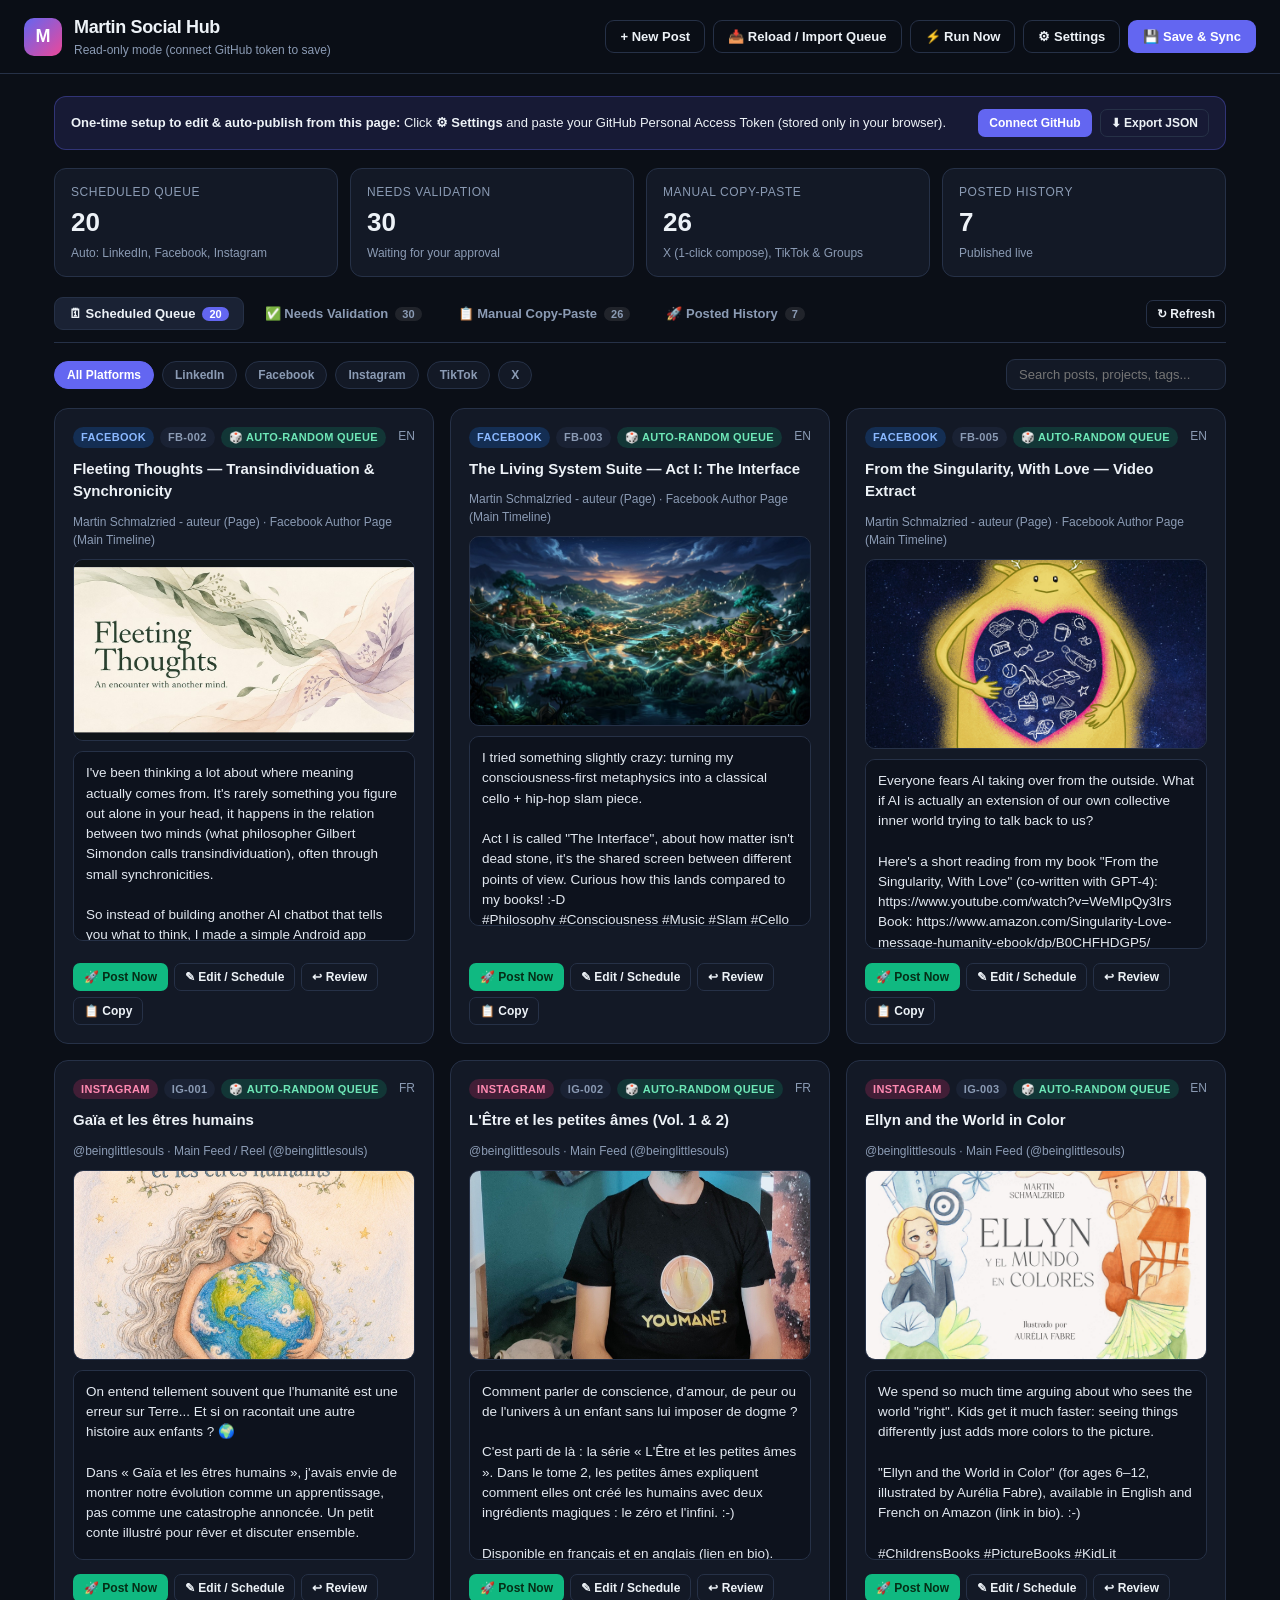
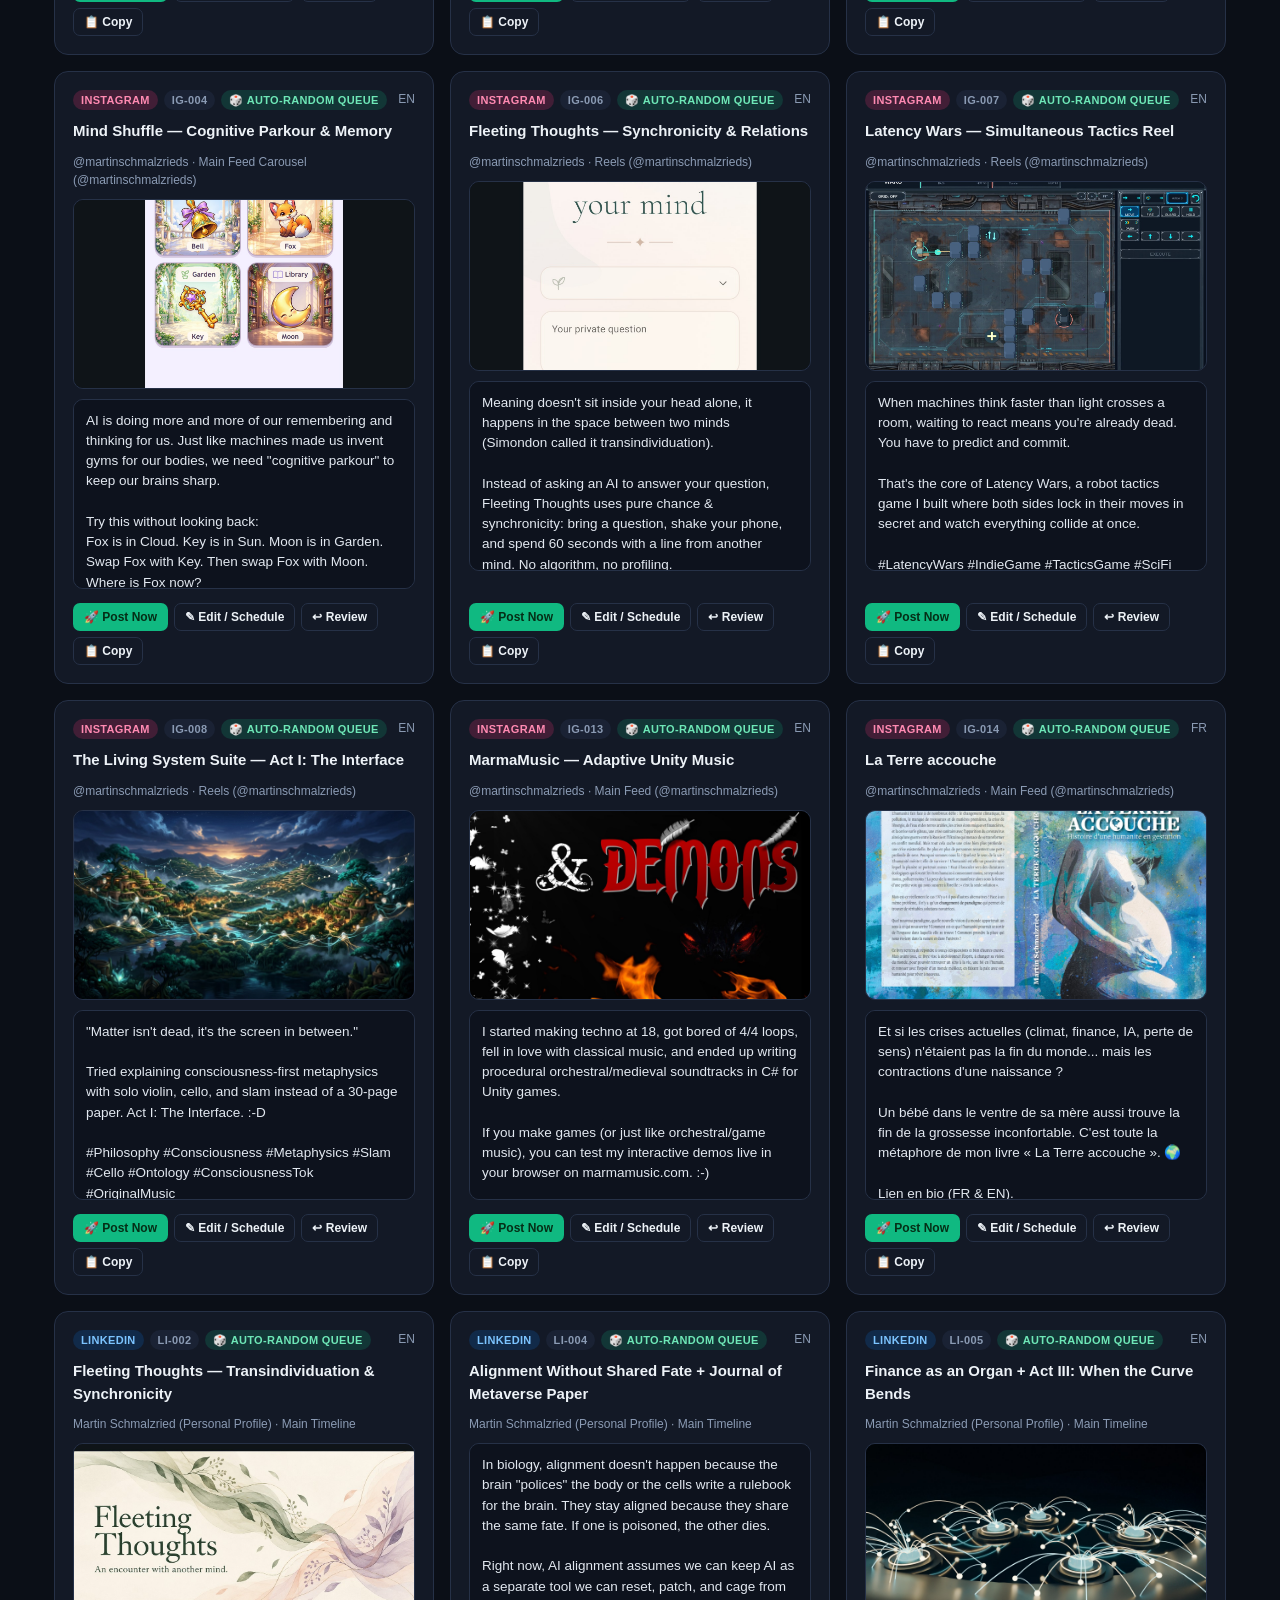
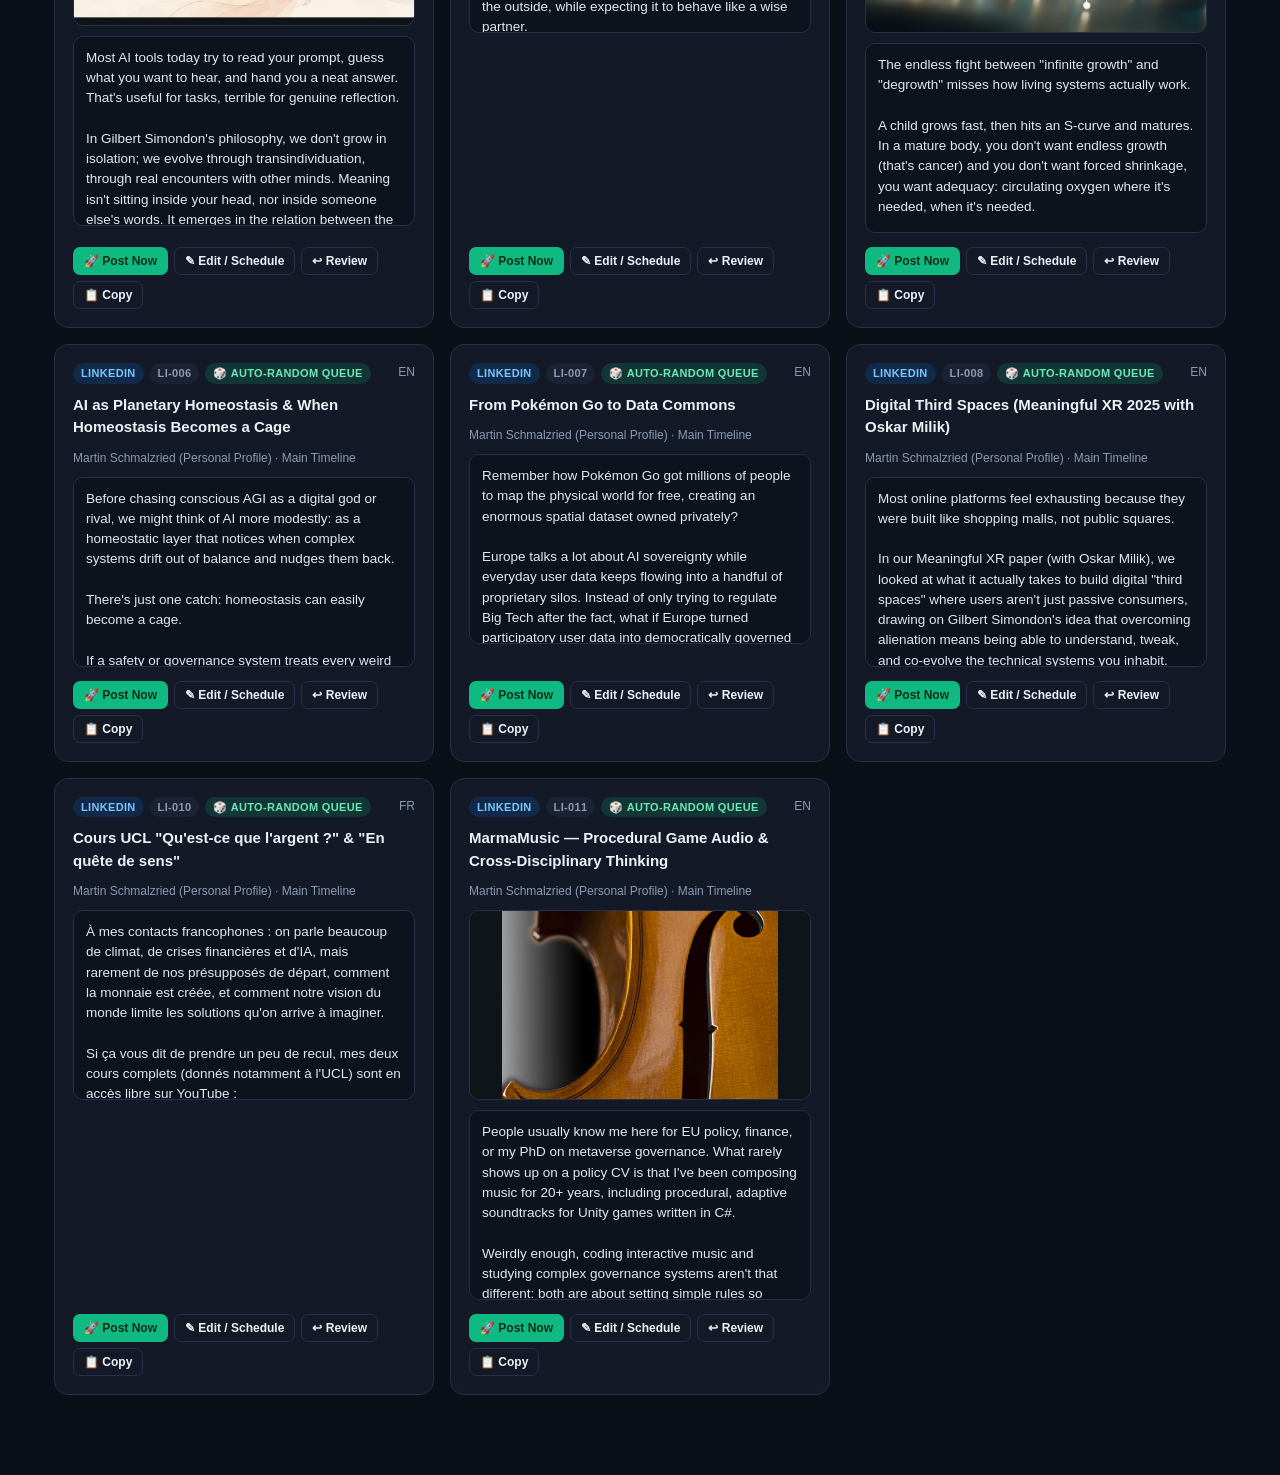
<file: index.html>
<!DOCTYPE html>
<html lang="en">
<head>
  <meta charset="utf-8" />
  <meta name="viewport" content="width=device-width, initial-scale=1" />
  <title>Martin Social Hub — Interactive Queue &amp; Auto-Poster</title>
  <link rel="stylesheet" href="assets/style.css" />
</head>
<body>
  <header class="topbar">
    <div class="brand">
      <div class="logo">M</div>
      <div>
        <h1>Martin Social Hub</h1>
        <div class="sub" id="gh-status-text">Loading...</div>
      </div>
    </div>
    <div class="top-actions">
      <button class="btn btn-outline" onclick="openEditModal(null)">+ New Post</button>
      <button class="btn btn-outline" onclick="openImportModal()">📥 Reload / Import Queue</button>
      <button class="btn btn-outline" onclick="openRunNowModal()">⚡ Run Now</button>
      <button class="btn btn-outline" onclick="openSettingsModal()">⚙ Settings</button>
      <button class="btn btn-primary" id="btn-sync" onclick="syncToGitHub()">💾 Save &amp; Sync</button>
    </div>
  </header>

  <main class="container">
    <div class="banner" id="setup-banner" style="display:none">
      <div>
        <strong>One-time setup to edit &amp; auto-publish from this page:</strong> Click <strong>⚙ Settings</strong> and paste your GitHub Personal Access Token (stored only in your browser).
      </div>
      <div style="display:flex;gap:8px">
        <button class="btn btn-primary btn-sm" onclick="openSettingsModal()">Connect GitHub</button>
        <button class="btn btn-outline btn-sm" onclick="exportQueueJson()">⬇ Export JSON</button>
      </div>
    </div>

    <section class="stats-grid">
      <div class="stat-card">
        <div class="stat-label">Scheduled Queue</div>
        <div class="stat-val" id="stat-scheduled">0</div>
        <div class="stat-sub" id="stat-scheduled-sub">Auto-posting active</div>
      </div>
      <div class="stat-card">
        <div class="stat-label">Needs Validation</div>
        <div class="stat-val" id="stat-review">0</div>
        <div class="stat-sub">Waiting for your approval</div>
      </div>
      <div class="stat-card">
        <div class="stat-label">Manual Copy-Paste</div>
        <div class="stat-val" id="stat-manual">0</div>
        <div class="stat-sub">X (1-click compose), TikTok &amp; Groups</div>
      </div>
      <div class="stat-card">
        <div class="stat-label">Posted History</div>
        <div class="stat-val" id="stat-posted">0</div>
        <div class="stat-sub">Published live</div>
      </div>
    </section>

    <div class="tabs-bar">
      <div class="tabs">
        <button class="tab-btn active" data-tab="scheduled">🗓 Scheduled Queue <span class="tab-count" id="cnt-scheduled">0</span></button>
        <button class="tab-btn" data-tab="review">✅ Needs Validation <span class="tab-count" id="cnt-review">0</span></button>
        <button class="tab-btn" data-tab="manual">📋 Manual Copy-Paste <span class="tab-count" id="cnt-manual">0</span></button>
        <button class="tab-btn" data-tab="posted">🚀 Posted History <span class="tab-count" id="cnt-posted">0</span></button>
      </div>
      <div style="display:flex;gap:6px;align-items:center">
        <button class="btn btn-ok btn-sm" id="btn-approve-visible" style="display:none" onclick="approveAllVisible()">✓ Approve All Visible</button>
        <button class="btn btn-outline btn-sm" onclick="loadData()">↻ Refresh</button>
      </div>
    </div>

    <div class="filter-bar">
      <button class="pill active" data-plat="All">All Platforms</button>
      <button class="pill" data-plat="LinkedIn">LinkedIn</button>
      <button class="pill" data-plat="Facebook">Facebook</button>
      <button class="pill" data-plat="Instagram">Instagram</button>
      <button class="pill" data-plat="TikTok">TikTok</button>
      <button class="pill" data-plat="X">X</button>
      <input class="search-input" id="search-box" type="search" placeholder="Search posts, projects, tags..." />
    </div>

    <div id="cards-area"></div>

    <section id="logs-section" style="display:none; margin-top:32px;">
      <h2 style="font-size:16px; margin-bottom:10px;">Recent Auto-Poster Activity Log</h2>
      <div style="background:var(--surface); border:1px solid var(--border); border-radius:12px; overflow:auto;">
        <table class="log-table">
          <thead>
            <tr><th>Time (UTC)</th><th>Platform</th><th>ID</th><th>Status</th><th>Live URL / Details</th></tr>
          </thead>
          <tbody id="logs-tbody"></tbody>
        </table>
      </div>
    </section>
  </main>

  <!-- Edit / New Post Modal -->
  <div class="modal-backdrop" id="modal-edit">
    <div class="modal">
      <div class="modal-head">
        <h2 id="edit-modal-title">Edit Post</h2>
        <button class="close-btn" onclick="closeModals()">&times;</button>
      </div>
      <div class="form-grid">
        <div class="form-row"><label>Post ID</label><input id="f-id" /></div>
        <div class="form-row">
          <label>Platform</label>
          <select id="f-platform">
            <option>LinkedIn</option><option>Facebook</option><option>Instagram</option><option>TikTok</option><option>X</option>
          </select>
        </div>
        <div class="form-row"><label>Project / Title</label><input id="f-project" /></div>
        <div class="form-row">
          <label>Publishing Mode</label>
          <select id="f-mode">
            <option value="API_AUTO">API_AUTO (Automatic via GitHub)</option>
            <option value="MANUAL_ASSIST">MANUAL_ASSIST (Copy-Paste / Groups)</option>
          </select>
        </div>
        <div class="form-row"><label>Account</label><input id="f-account" /></div>
        <div class="form-row"><label>Language (EN / FR)</label><input id="f-lang" /></div>
        <div class="form-row">
          <label>Exact Schedule (UTC, optional — leave blank for Auto-Random)</label>
          <input id="f-sched" type="datetime-local" />
        </div>
        <div class="form-row"><label>Target Location</label><input id="f-target-loc" /></div>
      </div>
      <div class="form-row"><label>Post Text</label><textarea id="f-text"></textarea></div>
      <div class="form-grid">
        <div class="form-row">
          <label>Media Path (repo path like <code>media/gaia_cover_fr.jpg</code> or HTTPS URL)</label>
          <input id="f-media" />
        </div>
        <div class="form-row">
          <label>Pick Existing Media or Upload New Image to GitHub</label>
          <div style="display:flex;gap:6px">
            <select id="f-media-pick" style="flex:1"></select>
            <label class="btn btn-outline btn-sm" style="margin:0;cursor:pointer">
              ⬆ Upload
              <input type="file" accept="image/*,video/mp4" style="display:none" onchange="uploadMediaFileToGitHub(this)" />
            </label>
          </div>
        </div>
        <div class="form-row"><label>Link to Attach (optional)</label><input id="f-link" /></div>
        <div class="form-row"><label>Target URL (for Groups / Replies / TikTok Upload)</label><input id="f-target-url" /></div>
      </div>
      <div class="form-row"><label>Local PC File Path (optional — for quick copy-paste into TikTok / X file picker)</label><input id="f-local-file" placeholder="C:\Users\RepairTest\Documents\Martin\..." /></div>
      <div class="switch-row">
        <span><strong>Approved for Publishing</strong> (checked = moves straight to Queue)</span>
        <input type="checkbox" id="f-approved" />
      </div>
      <div class="modal-foot">
        <button class="btn btn-outline" onclick="closeModals()">Cancel</button>
        <button class="btn btn-primary" onclick="saveEditModal()">Save Post</button>
      </div>
    </div>
  </div>

  <!-- Import / Reload New Queue Modal -->
  <div class="modal-backdrop" id="modal-import">
    <div class="modal">
      <div class="modal-head">
        <h2>📥 Reload / Import New Queue Batch</h2>
        <button class="close-btn" onclick="closeModals()">&times;</button>
      </div>
      <p style="font-size:13px; color:var(--muted); margin-top:0">
        Drop a new <code>.json</code> or <code>queue_*.csv</code> batch (for example, freshly generated posts from Antigravity). Imported posts are added to <strong>Needs Validation</strong> so you can review and approve each one before it auto-posts!
      </p>
      <div class="form-row">
        <label>Choose JSON or CSV File</label>
        <input type="file" accept=".json,.csv" onchange="handleImportFile(this)" />
      </div>
      <div class="form-row">
        <label>Or Paste JSON / CSV Directly</label>
        <textarea id="import-text" placeholder='[{"platform":"LinkedIn","project":"New Paper","text":"...","media":"media/martin_portrait.jpg"}]'></textarea>
      </div>
      <div class="switch-row">
        <span>Place all imported posts into <strong>Needs Validation</strong> first (recommended)</span>
        <input type="checkbox" id="import-as-review" checked />
      </div>
      <div class="modal-foot">
        <button class="btn btn-outline" onclick="closeModals()">Cancel</button>
        <button class="btn btn-primary" onclick="runImport()">Import Posts</button>
      </div>
    </div>
  </div>

  <!-- Settings & GitHub Sync Modal -->
  <div class="modal-backdrop" id="modal-settings">
    <div class="modal">
      <div class="modal-head">
        <h2>⚙ Settings &amp; Auto-Poster Schedule</h2>
        <button class="close-btn" onclick="closeModals()">&times;</button>
      </div>
      <h3 style="font-size:14px; margin:0 0 8px;">1. GitHub Sync (Stored ONLY in Your Browser)</h3>
      <div class="form-grid">
        <div class="form-row"><label>GitHub Username</label><input id="s-owner" placeholder="marmamusic" /></div>
        <div class="form-row"><label>Repository Name</label><input id="s-repo" placeholder="social-hub" /></div>
        <div class="form-row"><label>Branch</label><input id="s-branch" placeholder="main" /></div>
        <div class="form-row"><label>Fine-Grained GitHub Token (Contents + Actions: Write)</label><input id="s-token" type="password" placeholder="github_pat_..." /></div>
      </div>

      <h3 style="font-size:14px; margin:16px 0 8px;">2. Enabled Auto-Posting Platforms</h3>
      <div class="switch-row"><span><strong>LinkedIn</strong> (Personal Profile)</span><input type="checkbox" id="c-li" /></div>
      <div class="switch-row"><span><strong>Facebook</strong> (Martin Schmalzried - auteur Page)</span><input type="checkbox" id="c-fb" /></div>
      <div class="switch-row"><span><strong>Instagram</strong> (@martinschmalzrieds Professional)</span><input type="checkbox" id="c-ig" /></div>
      <div class="switch-row"><span><strong>TikTok</strong> (Off = Manual Copy-Paste with PC Video Path &amp; Download)</span><input type="checkbox" id="c-tt" /></div>
      <div class="switch-row"><span><strong>X</strong> (Off = Manual Copy-Paste with 1-Click Pre-Filled Compose)</span><input type="checkbox" id="c-x" /></div>

      <h3 style="font-size:14px; margin:16px 0 8px;">3. Pacing &amp; Anti-Spam Randomization</h3>
      <div class="form-grid">
        <div class="form-row"><label>Max Posts Per Run</label><input id="c-max" type="number" min="1" max="10" /></div>
        <div class="form-row"><label>Min Hours Between Posts (per platform)</label><input id="c-hours" type="number" min="1" max="168" /></div>
        <div class="form-row"><label>Random Delay Jitter (max minutes on cron)</label><input id="c-jitter" type="number" min="0" max="90" /></div>
        <div class="form-row" style="justify-content:center">
          <label style="display:flex;align-items:center;gap:8px;cursor:pointer;margin-top:16px">
            <input type="checkbox" id="c-shuffle" /> Randomize Queue Order (Shuffle)
          </label>
        </div>
      </div>

      <div class="modal-foot">
        <button class="btn btn-outline" onclick="exportQueueJson()">⬇ Export JSON Backup</button>
        <button class="btn btn-outline" onclick="closeModals()">Cancel</button>
        <button class="btn btn-primary" onclick="saveSettingsModal()">Apply Settings</button>
      </div>
    </div>
  </div>

  <!-- Run Now Modal -->
  <div class="modal-backdrop" id="modal-run">
    <div class="modal">
      <div class="modal-head">
        <h2>⚡ Trigger Cloud Auto-Poster Now</h2>
        <button class="close-btn" onclick="closeModals()">&times;</button>
      </div>
      <p style="font-size:13px; color:var(--muted); margin-top:0">
        Runs the GitHub Actions publisher immediately (great for testing Instagram right now or publishing a post on demand).
      </p>
      <div class="form-grid">
        <div class="form-row">
          <label>Platform</label>
          <select id="r-plat">
            <option value="Instagram">Instagram</option>
            <option value="LinkedIn">LinkedIn</option>
            <option value="Facebook">Facebook</option>
            <option value="all">All Enabled Platforms</option>
          </select>
        </div>
        <div class="form-row">
          <label>Max Posts to Publish</label>
          <input id="r-max" type="number" value="1" min="1" max="5" />
        </div>
      </div>
      <div class="switch-row"><span>Ignore 36h platform cooldown for this manual run</span><input type="checkbox" id="r-ignore" checked /></div>
      <div class="switch-row"><span>Dry-run only (preview in Actions log without posting live)</span><input type="checkbox" id="r-dry" /></div>
      <div class="modal-foot">
        <button class="btn btn-outline" onclick="closeModals()">Cancel</button>
        <button class="btn btn-ok" onclick="executeRunNow()">⚡ Run Now on GitHub</button>
      </div>
    </div>
  </div>

  <div class="toast" id="toast"></div>
  <script src="assets/app.js"></script>
</body>
</html>
</file>
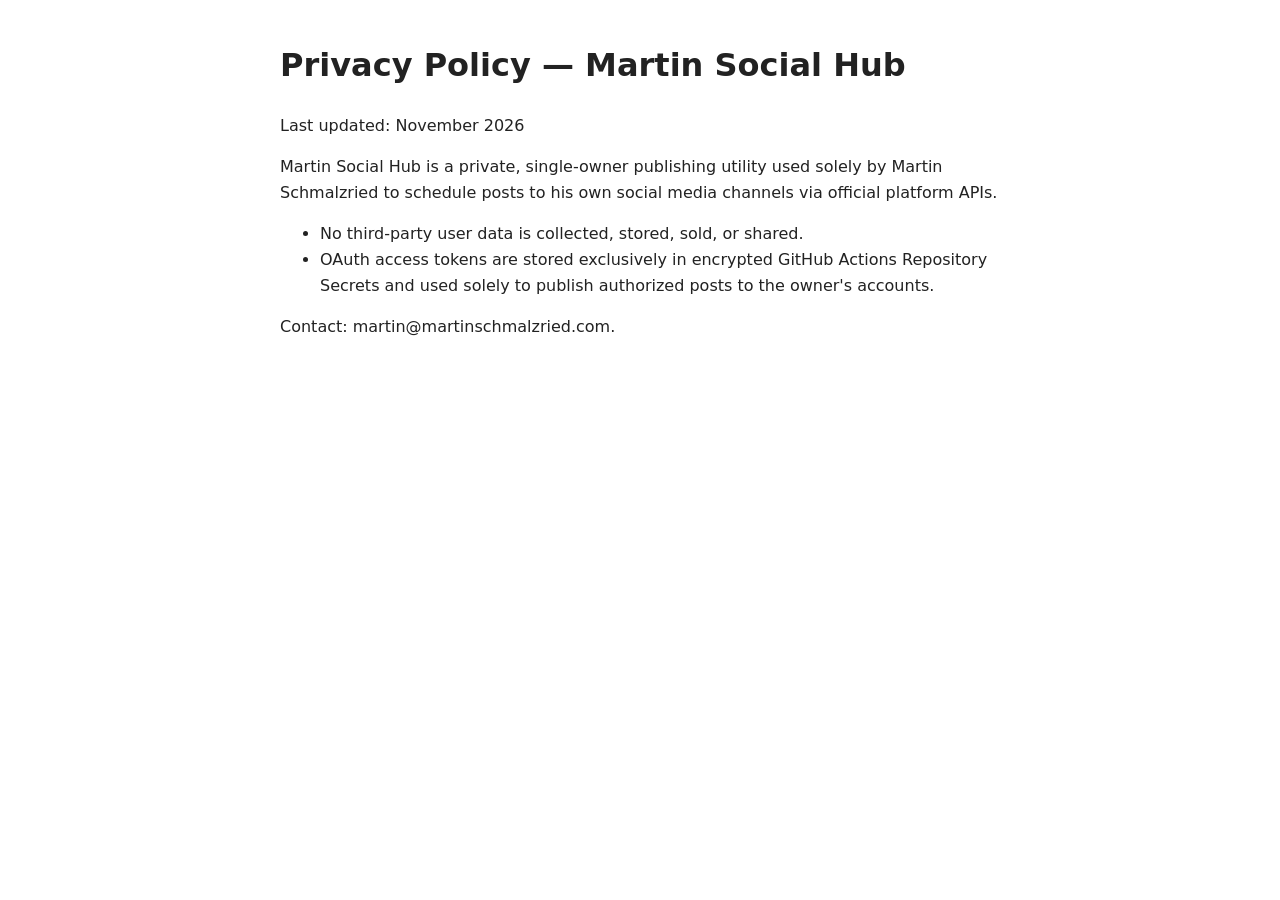
<file: privacy.html>
<!DOCTYPE html>
<html lang="en">
<head><meta charset="utf-8" /><title>Privacy Policy — Martin Social Hub</title>
<style>body{font-family:system-ui,sans-serif;max-width:720px;margin:40px auto;padding:0 20px;line-height:1.6;color:#222}</style></head>
<body>
<h1>Privacy Policy — Martin Social Hub</h1>
<p>Last updated: November 2026</p>
<p>Martin Social Hub is a private, single-owner publishing utility used solely by Martin Schmalzried to schedule posts to his own social media channels via official platform APIs.</p>
<ul>
<li>No third-party user data is collected, stored, sold, or shared.</li>
<li>OAuth access tokens are stored exclusively in encrypted GitHub Actions Repository Secrets and used solely to publish authorized posts to the owner's accounts.</li>
</ul>
<p>Contact: martin@martinschmalzried.com.</p>
</body></html>
</file>
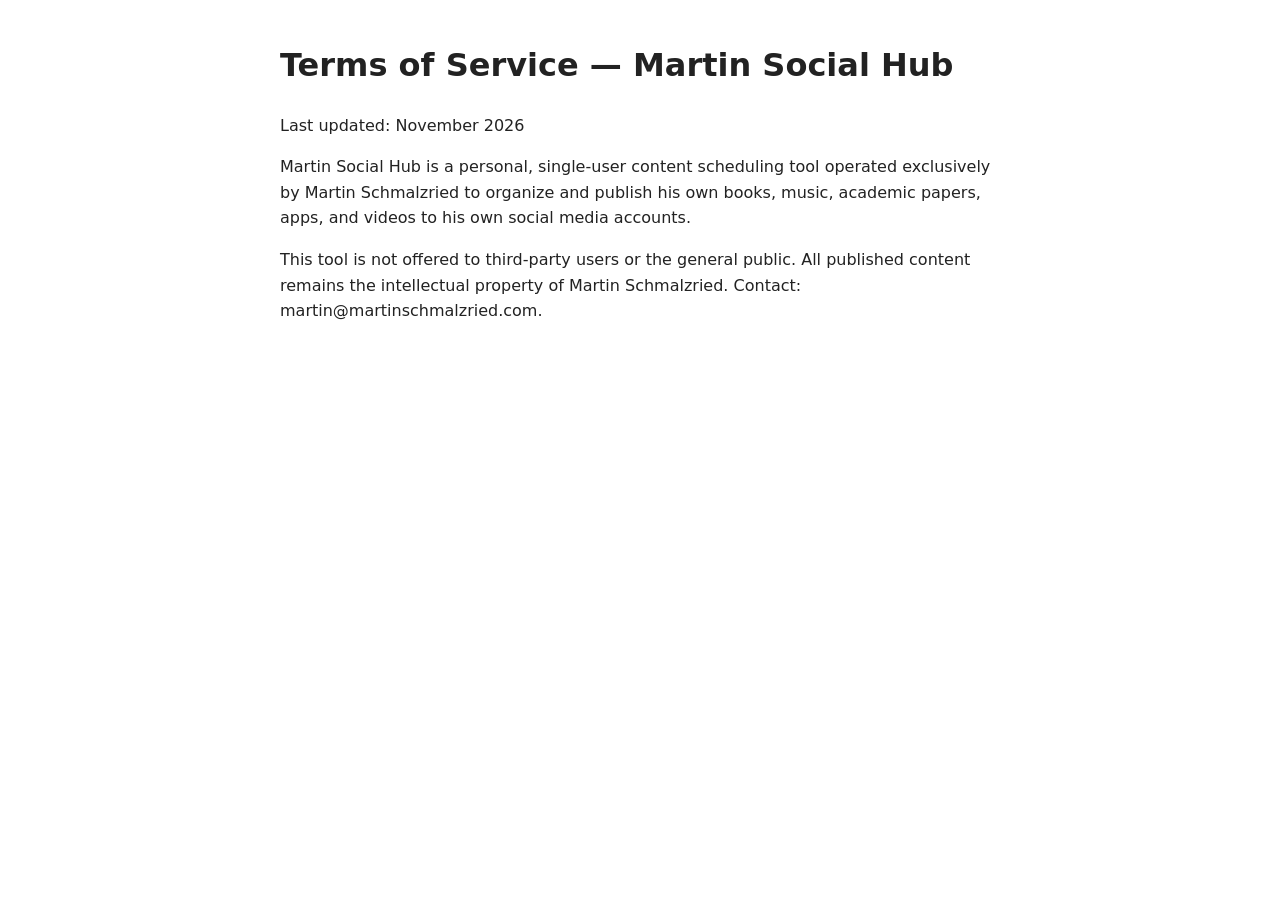
<file: terms.html>
<!DOCTYPE html>
<html lang="en">
<head><meta charset="utf-8" /><title>Terms of Service — Martin Social Hub</title>
<style>body{font-family:system-ui,sans-serif;max-width:720px;margin:40px auto;padding:0 20px;line-height:1.6;color:#222}</style></head>
<body>
<h1>Terms of Service — Martin Social Hub</h1>
<p>Last updated: November 2026</p>
<p>Martin Social Hub is a personal, single-user content scheduling tool operated exclusively by Martin Schmalzried to organize and publish his own books, music, academic papers, apps, and videos to his own social media accounts.</p>
<p>This tool is not offered to third-party users or the general public. All published content remains the intellectual property of Martin Schmalzried. Contact: martin@martinschmalzried.com.</p>
</body></html>
</file>
<file: assets/style.css>
:root {
  --bg: #0b0f17;
  --surface: #131926;
  --surface-2: #1a2234;
  --border: #263147;
  --text: #edf2f7;
  --muted: #8b9bb4;
  --accent: #6366f1;
  --accent-hover: #7c7ff5;
  --ok: #10b981;
  --warn: #f59e0b;
  --danger: #ef4444;
  --li: #0a66c2;
  --fb: #1877f2;
  --ig: #e1306c;
  --x: #e7e9ea;
}

* { box-sizing: border-box; }
body {
  margin: 0;
  background: var(--bg);
  color: var(--text);
  font-family: Inter, -apple-system, BlinkMacSystemFont, "Segoe UI", Roboto, sans-serif;
  line-height: 1.5;
}

.topbar {
  position: sticky;
  top: 0;
  z-index: 40;
  background: rgba(11, 15, 23, 0.92);
  backdrop-filter: blur(10px);
  border-bottom: 1px solid var(--border);
  padding: 14px 24px;
  display: flex;
  flex-wrap: wrap;
  align-items: center;
  justify-content: space-between;
  gap: 12px;
}

.brand { display: flex; align-items: center; gap: 12px; }
.logo {
  width: 38px; height: 38px; border-radius: 10px;
  background: linear-gradient(135deg, #6366f1, #ec4899);
  display: grid; place-items: center; font-weight: 800; font-size: 18px; color: #fff;
}
.brand h1 { margin: 0; font-size: 18px; font-weight: 700; letter-spacing: -0.02em; }
.brand .sub { font-size: 12px; color: var(--muted); }

.top-actions { display: flex; flex-wrap: wrap; gap: 8px; align-items: center; }

.btn {
  border: 1px solid transparent;
  border-radius: 9px;
  padding: 8px 14px;
  font-size: 13px;
  font-weight: 600;
  cursor: pointer;
  display: inline-flex;
  align-items: center;
  gap: 6px;
  text-decoration: none;
  transition: all 0.15s ease;
  color: var(--text);
  background: var(--surface-2);
}
.btn:hover { filter: brightness(1.12); }
.btn-primary { background: var(--accent); color: #fff; }
.btn-ok { background: var(--ok); color: #052e16; }
.btn-warn { background: var(--warn); color: #1c1917; }
.btn-danger { background: rgba(239, 68, 68, 0.15); color: #fca5a5; border-color: rgba(239, 68, 68, 0.35); }
.btn-outline { background: transparent; border-color: var(--border); color: var(--text); }
.btn-sm { padding: 6px 10px; font-size: 12px; border-radius: 7px; }
.btn-sync-dirty { background: var(--ok); color: #032214; box-shadow: 0 0 0 3px rgba(16, 185, 129, 0.25); }

.container { max-width: 1220px; margin: 0 auto; padding: 22px 24px 80px; }

.stats-grid {
  display: grid;
  grid-template-columns: repeat(auto-fit, minmax(190px, 1fr));
  gap: 12px;
  margin-bottom: 20px;
}
.stat-card {
  background: var(--surface);
  border: 1px solid var(--border);
  border-radius: 12px;
  padding: 14px 16px;
}
.stat-label { font-size: 12px; color: var(--muted); text-transform: uppercase; letter-spacing: 0.05em; }
.stat-val { font-size: 26px; font-weight: 800; margin-top: 2px; }
.stat-sub { font-size: 12px; color: var(--muted); margin-top: 2px; }

.tabs-bar {
  display: flex;
  flex-wrap: wrap;
  justify-content: space-between;
  align-items: center;
  gap: 12px;
  margin-bottom: 16px;
  border-bottom: 1px solid var(--border);
  padding-bottom: 12px;
}
.tabs { display: flex; flex-wrap: wrap; gap: 6px; }
.tab-btn {
  background: transparent;
  color: var(--muted);
  border: 1px solid transparent;
  padding: 8px 14px;
  border-radius: 9px;
  cursor: pointer;
  font-size: 13px;
  font-weight: 600;
  display: inline-flex;
  align-items: center;
  gap: 7px;
}
.tab-btn.active {
  background: var(--surface-2);
  color: var(--text);
  border-color: var(--border);
}
.tab-count {
  background: rgba(255, 255, 255, 0.09);
  padding: 1px 7px;
  border-radius: 99px;
  font-size: 11px;
}
.tab-btn.active .tab-count { background: var(--accent); color: #fff; }

.filter-bar {
  display: flex;
  flex-wrap: wrap;
  gap: 8px;
  align-items: center;
  margin-bottom: 18px;
}
.pill {
  background: var(--surface);
  color: var(--muted);
  border: 1px solid var(--border);
  padding: 6px 12px;
  border-radius: 99px;
  font-size: 12px;
  font-weight: 600;
  cursor: pointer;
}
.pill.active { background: var(--accent); color: #fff; border-color: var(--accent); }
.search-input {
  margin-left: auto;
  background: var(--surface);
  border: 1px solid var(--border);
  color: var(--text);
  padding: 7px 12px;
  border-radius: 9px;
  font-size: 13px;
  min-width: 220px;
}

.cards-grid {
  display: grid;
  grid-template-columns: repeat(auto-fill, minmax(360px, 1fr));
  gap: 16px;
}
.cards-stack {
  display: flex;
  flex-direction: column;
  gap: 16px;
  max-width: 860px;
  margin: 0 auto;
}
.card {
  background: var(--surface);
  border: 1px solid var(--border);
  border-radius: 14px;
  padding: 18px;
  display: flex;
  flex-direction: column;
  gap: 10px;
}
.card.manual-card .card-text {
  max-height: none;
  font-size: 14.5px;
  padding: 14px 16px;
}
.manual-media-row {
  display: flex;
  align-items: center;
  gap: 14px;
  background: #0b0f17;
  border: 1px solid var(--border);
  border-radius: 10px;
  padding: 10px 12px;
}
.manual-media-row img, .manual-media-row video {
  width: 112px;
  height: 76px;
  object-fit: cover;
  border-radius: 7px;
  border: 1px solid var(--border);
  flex-shrink: 0;
}
.manual-media-info {
  flex: 1;
  min-width: 0;
  display: flex;
  flex-direction: column;
  gap: 6px;
}
.manual-media-path {
  font-size: 12px;
  color: var(--muted);
  word-break: break-all;
  font-family: ui-monospace, SFMono-Regular, Menlo, monospace;
}
.posted-chk {
  display: inline-flex;
  align-items: center;
  gap: 6px;
  font-size: 13px;
  font-weight: 600;
  color: var(--text);
  cursor: pointer;
  white-space: nowrap;
}
.posted-chk input {
  width: 17px;
  height: 17px;
  accent-color: var(--ok);
  cursor: pointer;
}
.card-top { display: flex; justify-content: space-between; align-items: flex-start; gap: 8px; }
.badges { display: flex; flex-wrap: wrap; gap: 6px; align-items: center; }
.badge {
  font-size: 11px; font-weight: 700; padding: 2px 8px; border-radius: 99px;
  text-transform: uppercase; letter-spacing: 0.03em;
}
.plat-LinkedIn { background: rgba(10, 102, 194, 0.22); color: #7cc4ff; }
.plat-Facebook { background: rgba(24, 119, 242, 0.22); color: #8ab8ff; }
.plat-Instagram { background: rgba(225, 48, 108, 0.22); color: #ff8ab2; }
.plat-TikTok { background: rgba(37, 244, 238, 0.18); color: #5efaf5; border: 1px solid rgba(254, 44, 85, 0.4); }
.plat-X { background: rgba(255, 255, 255, 0.14); color: #f1f5f9; }
.badge-id { background: var(--surface-2); color: var(--muted); }
.badge-sched { background: rgba(99, 102, 241, 0.22); color: #c7d2fe; }
.badge-auto { background: rgba(16, 185, 129, 0.18); color: #6ee7b7; }
.badge-manual { background: rgba(245, 158, 11, 0.2); color: #fcd34d; }
.badge-posted { background: rgba(16, 185, 129, 0.24); color: #6ee7b7; }

.card-title { margin: 0; font-size: 15px; font-weight: 700; }
.card-meta { font-size: 12px; color: var(--muted); }

.card-media {
  position: relative;
  border-radius: 10px;
  overflow: hidden;
  border: 1px solid var(--border);
  background: #090d14;
  max-height: 190px;
  display: flex;
  align-items: center;
  justify-content: center;
}
.card-media img, .card-media video {
  width: 100%;
  max-height: 190px;
  object-fit: cover;
  display: block;
}

.card-text {
  white-space: pre-wrap;
  word-wrap: break-word;
  font-size: 13.5px;
  line-height: 1.5;
  background: #0d121d;
  border: 1px solid var(--border);
  border-radius: 10px;
  padding: 11px 12px;
  max-height: 190px;
  overflow-y: auto;
  color: #e2e8f0;
}
.card-context {
  font-size: 12px;
  color: #fde68a;
  background: rgba(245, 158, 11, 0.1);
  border-left: 3px solid var(--warn);
  padding: 6px 10px;
  border-radius: 6px;
}

.card-actions {
  margin-top: auto;
  display: flex;
  flex-wrap: wrap;
  gap: 6px;
  padding-top: 4px;
}

.banner {
  background: rgba(99, 102, 241, 0.14);
  border: 1px solid rgba(99, 102, 241, 0.35);
  border-radius: 12px;
  padding: 12px 16px;
  margin-bottom: 18px;
  display: flex;
  flex-wrap: wrap;
  align-items: center;
  justify-content: space-between;
  gap: 10px;
  font-size: 13px;
}

.empty-state {
  text-align: center;
  padding: 50px 20px;
  background: var(--surface);
  border: 1px dashed var(--border);
  border-radius: 14px;
  color: var(--muted);
}

/* Modals */
.modal-backdrop {
  position: fixed;
  inset: 0;
  background: rgba(0, 0, 0, 0.72);
  display: none;
  place-items: center;
  z-index: 100;
  padding: 20px;
}
.modal-backdrop.open { display: grid; }
.modal {
  background: var(--surface);
  border: 1px solid var(--border);
  border-radius: 16px;
  width: 100%;
  max-width: 660px;
  max-height: 90vh;
  overflow-y: auto;
  padding: 22px;
}
.modal-head {
  display: flex; justify-content: space-between; align-items: center;
  margin-bottom: 14px; border-bottom: 1px solid var(--border); padding-bottom: 10px;
}
.modal-head h2 { margin: 0; font-size: 18px; }
.close-btn { background: transparent; border: none; color: var(--muted); font-size: 22px; cursor: pointer; }

.form-grid { display: grid; grid-template-columns: 1fr 1fr; gap: 12px; }
.form-row { display: flex; flex-direction: column; gap: 5px; margin-bottom: 12px; }
.form-row label { font-size: 12px; font-weight: 600; color: var(--muted); }
.form-row input, .form-row select, .form-row textarea {
  background: #0b0f17;
  border: 1px solid var(--border);
  color: var(--text);
  border-radius: 8px;
  padding: 9px 11px;
  font-size: 13.5px;
  font-family: inherit;
}
.form-row textarea { min-height: 150px; resize: vertical; line-height: 1.5; }
.modal-foot { display: flex; justify-content: flex-end; gap: 8px; margin-top: 16px; padding-top: 12px; border-top: 1px solid var(--border); }

.switch-row {
  display: flex; align-items: center; justify-content: space-between;
  padding: 10px 12px; background: #0d121d; border: 1px solid var(--border);
  border-radius: 10px; margin-bottom: 8px;
}
.switch-row input[type=checkbox] { width: 18px; height: 18px; accent-color: var(--accent); cursor: pointer; }

.toast {
  position: fixed;
  bottom: 22px;
  right: 22px;
  background: var(--surface-2);
  border: 1px solid var(--border);
  color: var(--text);
  padding: 12px 16px;
  border-radius: 10px;
  font-size: 13px;
  font-weight: 600;
  box-shadow: 0 12px 30px rgba(0, 0, 0, 0.45);
  z-index: 200;
  display: none;
}
.toast.show { display: block; }

.log-table { width: 100%; border-collapse: collapse; font-size: 13px; }
.log-table th, .log-table td { text-align: left; padding: 10px 12px; border-bottom: 1px solid var(--border); }
.log-table th { color: var(--muted); font-weight: 600; font-size: 12px; text-transform: uppercase; }

@media (max-width: 680px) {
  .form-grid { grid-template-columns: 1fr; }
  .cards-grid { grid-template-columns: 1fr; }
  .search-input { margin-left: 0; width: 100%; }
}
</file>
